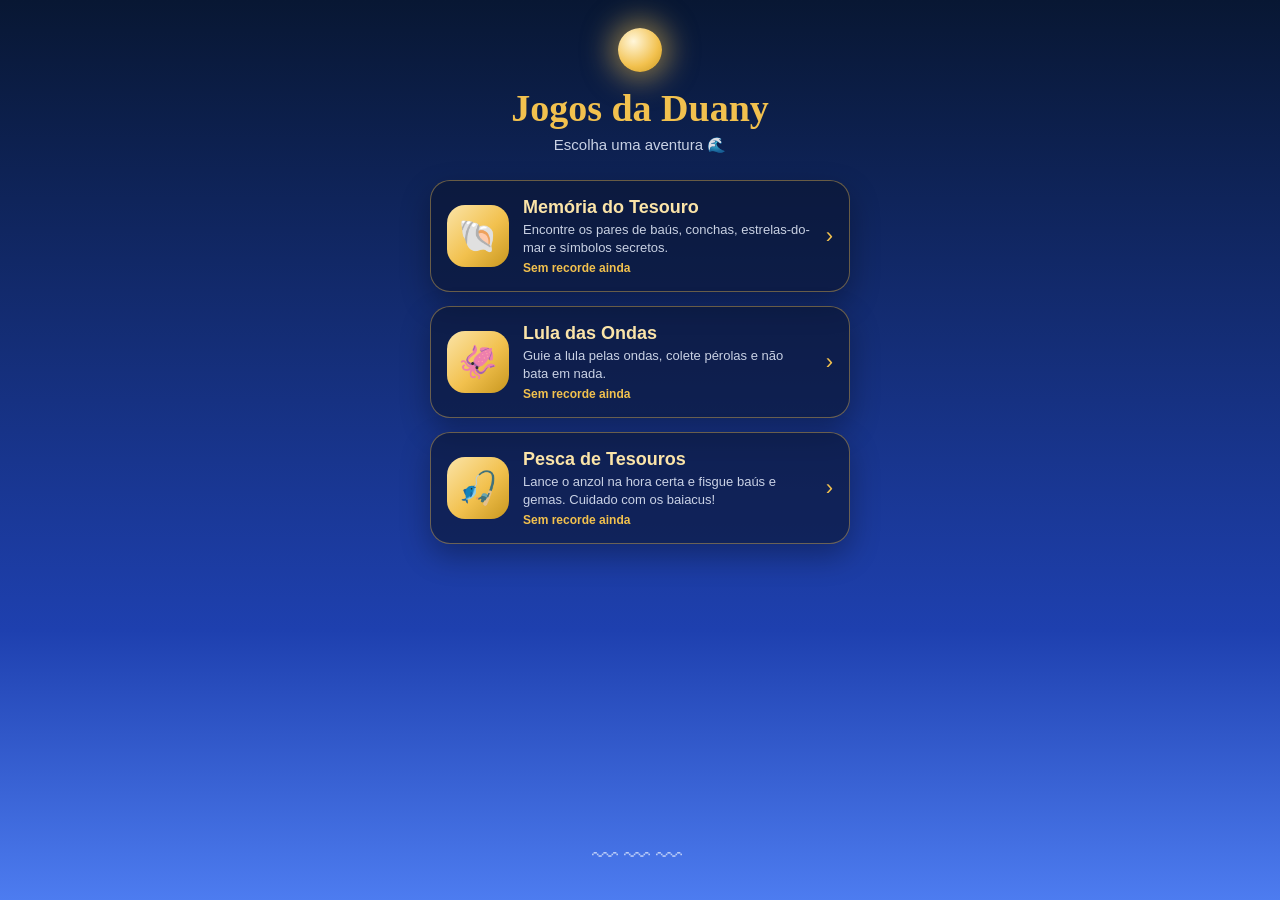
<file: index.html>
<!DOCTYPE html>
<html lang="pt-BR">
<head>
<meta charset="UTF-8">
<meta name="viewport" content="width=device-width, initial-scale=1, viewport-fit=cover">
<title>Jogos da Duany 🎮</title>
<meta name="theme-color" content="#081733">
<link rel="manifest" href="manifest.json">
<meta name="mobile-web-app-capable" content="yes">
<meta name="apple-mobile-web-app-capable" content="yes">
<meta name="apple-mobile-web-app-status-bar-style" content="black-translucent">
<meta name="apple-mobile-web-app-title" content="Jogos 🎮">
<link rel="apple-touch-icon" href="icons/apple-touch-icon.png">
<link rel="icon" type="image/png" href="icons/icon-192.png">
<style>
:root{--gold:#f2c14e;--gold2:#c8971f;--pale:#fbe4a8;--foam:#eaf1ff}
*{box-sizing:border-box;-webkit-tap-highlight-color:transparent}
html,body{margin:0;min-height:100%;font-family:'Trebuchet MS','Segoe UI',sans-serif;color:var(--foam)}
body{min-height:100vh;min-height:100dvh;background:linear-gradient(180deg,#081733 0%,#1e40af 70%,#4d7cf0 100%);background-attachment:fixed;
padding:calc(env(safe-area-inset-top) + 28px) 18px max(28px,env(safe-area-inset-bottom));display:flex;flex-direction:column;align-items:center}
.sun{width:44px;height:44px;border-radius:50%;background:radial-gradient(circle at 35% 30%,#fff6da,var(--gold) 60%,var(--gold2));
box-shadow:0 0 28px 8px rgba(242,193,78,.5);margin-bottom:14px}
h1{margin:0 0 6px;font-family:Georgia,'Playfair Display',serif;font-size:clamp(28px,8vw,38px);color:var(--gold);text-align:center}
.sub{margin:0 0 26px;opacity:.85;font-size:15px;text-align:center}
.list{width:100%;max-width:420px;display:flex;flex-direction:column;gap:14px}
.game{display:flex;align-items:center;gap:14px;text-decoration:none;color:inherit;
background:rgba(11,21,48,.6);border:1px solid rgba(242,193,78,.4);border-radius:20px;padding:16px;
box-shadow:0 12px 30px rgba(0,0,0,.3);transition:transform .15s}
.game:active{transform:scale(.98)}
.ic{flex:none;width:62px;height:62px;border-radius:18px;display:flex;align-items:center;justify-content:center;font-size:32px;
background:linear-gradient(135deg,var(--pale),var(--gold) 55%,var(--gold2))}
.tx b{display:block;font-size:18px;color:var(--pale);margin-bottom:3px}
.tx span{display:block;font-size:13px;opacity:.85;line-height:1.35}
.tx em{display:block;font-style:normal;font-size:12px;color:var(--gold);margin-top:5px;font-weight:700}
.go{margin-left:auto;color:var(--gold);font-size:22px}
.waves{margin-top:auto;padding-top:30px;font-size:26px;opacity:.7;letter-spacing:6px}
</style>
</head>
<body>
<div class="sun"></div>
<h1>Jogos da Duany</h1>
<p class="sub">Escolha uma aventura 🌊</p>

<div class="list">
  <a class="game" href="memoria.html">
    <div class="ic">🐚</div>
    <div class="tx"><b>Memória do Tesouro</b><span>Encontre os pares de baús, conchas, estrelas-do-mar e símbolos secretos.</span><em id="rm">Sem recorde ainda</em></div>
    <div class="go">›</div>
  </a>
  <a class="game" href="lula.html">
    <div class="ic">🦑</div>
    <div class="tx"><b>Lula das Ondas</b><span>Guie a lula pelas ondas, colete pérolas e não bata em nada.</span><em id="rl">Sem recorde ainda</em></div>
    <div class="go">›</div>
  </a>
  <a class="game" href="pesca.html">
    <div class="ic">🎣</div>
    <div class="tx"><b>Pesca de Tesouros</b><span>Lance o anzol na hora certa e fisgue baús e gemas. Cuidado com os baiacus!</span><em id="rp">Sem recorde ainda</em></div>
    <div class="go">›</div>
  </a>
</div>
<div class="waves">〰〰〰</div>

<script>
function g(k){try{return localStorage.getItem(k)}catch(e){return null}}
const m=JSON.parse(g("memoria_rec")||"null"),l=g("lula_rec"),p=g("pesca_rec");
if(m)document.getElementById("rm").textContent=`🏆 ${m.t}s · ${m.m} jogadas`;
if(l&&+l>0)document.getElementById("rl").textContent=`🏆 ${l} pérolas`;
if(p&&+p>0)document.getElementById("rp").textContent=`🏆 ${p} pontos`;
if("serviceWorker" in navigator)addEventListener("load",()=>navigator.serviceWorker.register("sw.js").catch(()=>{}));
</script>
</body>
</html>
</file>
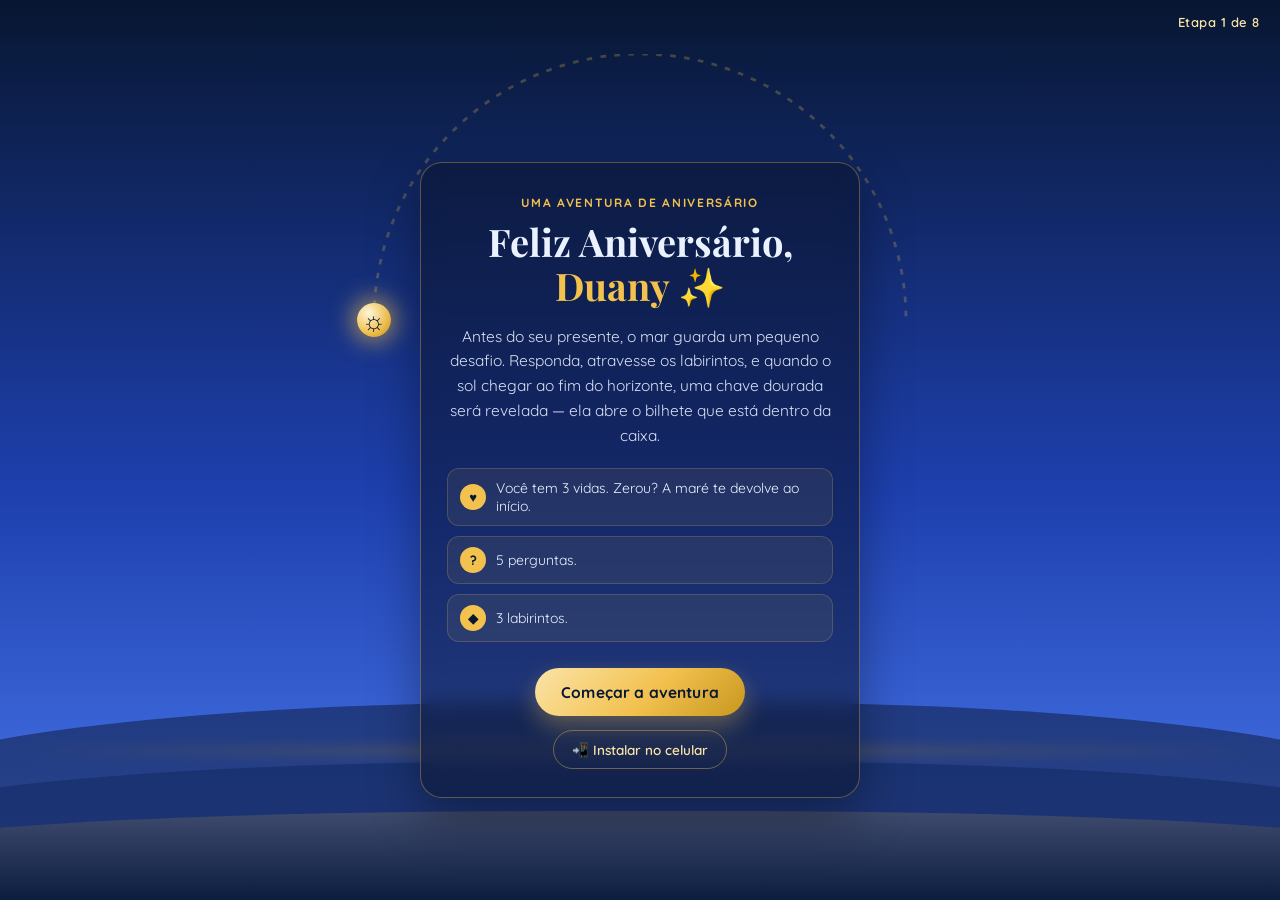
<file: aventura/index.html>
<!DOCTYPE html>
<html lang="pt-BR">
<head>
<meta charset="UTF-8">
<meta name="viewport" content="width=device-width, initial-scale=1.0, maximum-scale=1, user-scalable=no">
<title>Uma Aventura para Duany 🌊</title>
<meta name="description" content="Uma aventura de aniversário com perguntas e labirintos que revela a chave de uma cifra secreta.">

<!-- PWA -->
<link rel="manifest" href="manifest.json">
<meta name="theme-color" content="#0a1f4d">
<meta name="mobile-web-app-capable" content="yes">
<meta name="apple-mobile-web-app-capable" content="yes">
<meta name="apple-mobile-web-app-status-bar-style" content="black-translucent">
<meta name="apple-mobile-web-app-title" content="Duany 🎁">
<link rel="apple-touch-icon" href="icons/apple-touch-icon.png">
<link rel="icon" type="image/png" sizes="192x192" href="icons/icon-192.png">
<link rel="icon" type="image/png" sizes="512x512" href="icons/icon-512.png">

<link rel="preconnect" href="https://fonts.googleapis.com">
<link rel="preconnect" href="https://fonts.gstatic.com" crossorigin>
<link href="https://fonts.googleapis.com/css2?family=Playfair+Display:ital,wght@0,600;0,700;1,600&family=Quicksand:wght@500;600;700&display=swap" rel="stylesheet">
<link rel="stylesheet" href="style.css">
</head>
<body>

<!-- Sky / horizon scene that runs behind everything -->
<div class="sky" id="sky">
  <div class="stars" id="stars"></div>
  <svg class="arc" viewBox="0 0 400 200" preserveAspectRatio="none">
    <path id="arcPath" d="M 10 190 A 190 190 0 0 1 390 190" fill="none" stroke="rgba(242,193,78,0.25)" stroke-width="2" stroke-dasharray="4 6"/>
  </svg>
  <div class="sun" id="sun">☼</div>
  <div class="horizon-glow"></div>
  <div class="waves">
    <div class="wave wave1"></div>
    <div class="wave wave2"></div>
    <div class="wave wave3"></div>
  </div>
</div>

<!-- HUD: lives + progress -->
<header class="hud" id="hud" hidden>
  <div class="lives" id="lives" aria-label="Vidas restantes"></div>
  <div class="stage-label" id="stageLabel">Etapa 1 de 8</div>
</header>

<main id="app">

  <!-- SCREEN: Intro -->
  <section class="screen active" id="screen-intro">
    <div class="card intro-card">
      <p class="eyebrow">uma aventura de aniversário</p>
      <h1>Feliz Aniversário,<br><span class="gold-text">Duany</span> ✨</h1>
      <p class="lede">Antes do seu presente, o mar guarda um pequeno desafio.
      Responda, atravesse os labirintos, e quando o sol chegar ao fim do horizonte,
      uma chave dourada será revelada — ela abre o bilhete que está dentro da caixa.</p>
      <div class="rules">
        <div class="rule"><span class="rule-icon">♥</span> Você tem 3 vidas. Zerou? A maré te devolve ao início.</div>
        <div class="rule"><span class="rule-icon">?</span> 5 perguntas.</div>
        <div class="rule"><span class="rule-icon">◆</span> 3 labirintos.</div>
      </div>
      <button class="btn-primary" id="btnStart">Começar a aventura</button>
      <button class="btn-install" id="btnInstall" hidden>📲 Instalar no celular</button>
    </div>
  </section>

  <!-- SCREEN: Question -->
  <section class="screen" id="screen-question">
    <div class="card">
      <p class="eyebrow" id="qEyebrow">pergunta</p>
      <h2 id="qText">?</h2>
      <div class="options" id="qOptions"></div>
      <p class="feedback" id="qFeedback"></p>
    </div>
  </section>

  <!-- SCREEN: Maze -->
  <section class="screen" id="screen-maze">
    <div class="card maze-card">
      <p class="eyebrow" id="mEyebrow">labirinto de areia</p>
      <p class="maze-hint">Leve o barquinho ⛵ até a bandeira dourada 🏁. As áreas escuras são correnteza — cuidado!</p>
      <div class="maze-wrap">
        <div class="maze-grid" id="mazeGrid"></div>
      </div>
      <div class="dpad" id="dpad">
        <button class="dbtn dup" data-dir="up" aria-label="Cima">▲</button>
        <div class="dmid">
          <button class="dbtn dleft" data-dir="left" aria-label="Esquerda">◀</button>
          <button class="dbtn dright" data-dir="right" aria-label="Direita">▶</button>
        </div>
        <button class="dbtn ddown" data-dir="down" aria-label="Baixo">▼</button>
      </div>
    </div>
  </section>

  <!-- SCREEN: Life lost -->
  <section class="screen" id="screen-lifelost">
    <div class="card center-card">
      <p class="big-icon">🌊</p>
      <h2>Ops! A correnteza levou uma vida.</h2>
      <p class="lede" id="lifeLostText"></p>
      <button class="btn-primary" id="btnContinueAfterLoss">Continuar</button>
    </div>
  </section>

  <!-- SCREEN: Game Over -->
  <section class="screen" id="screen-gameover">
    <div class="card center-card">
      <p class="big-icon">🐚</p>
      <h2>As vidas acabaram...</h2>
      <p class="lede">A maré apagou o caminho. Respire fundo e comece de novo — o tesouro vale a pena.</p>
      <button class="btn-primary" id="btnRestart">Recomeçar do início</button>
    </div>
  </section>

  <!-- SCREEN: Prize -->
  <section class="screen" id="screen-prize">
    <div class="card center-card prize-card">
      <p class="eyebrow">você conseguiu</p>
      <h2 class="gold-text">A chave é sua 🔑</h2>
      <p class="lede">Use esta chave para decifrar o bilhete dentro da caixa. Feliz aniversário!!!, Tudo isso é só uma fração do quanto você merece ser celebrada.</p>
      <div class="prize-frame">
        <img src="assets/chave-da-cifra.jpg" alt="Chave da cifra" id="prizeImg">
      </div>
      <a class="btn-primary" href="assets/chave-da-cifra.jpg" download="chave-da-cifra-duany.jpg">Salvar a chave</a>
    </div>
  </section>

</main>

<canvas id="confetti"></canvas>

<script src="script.js"></script>
</body>
</html>
</file>
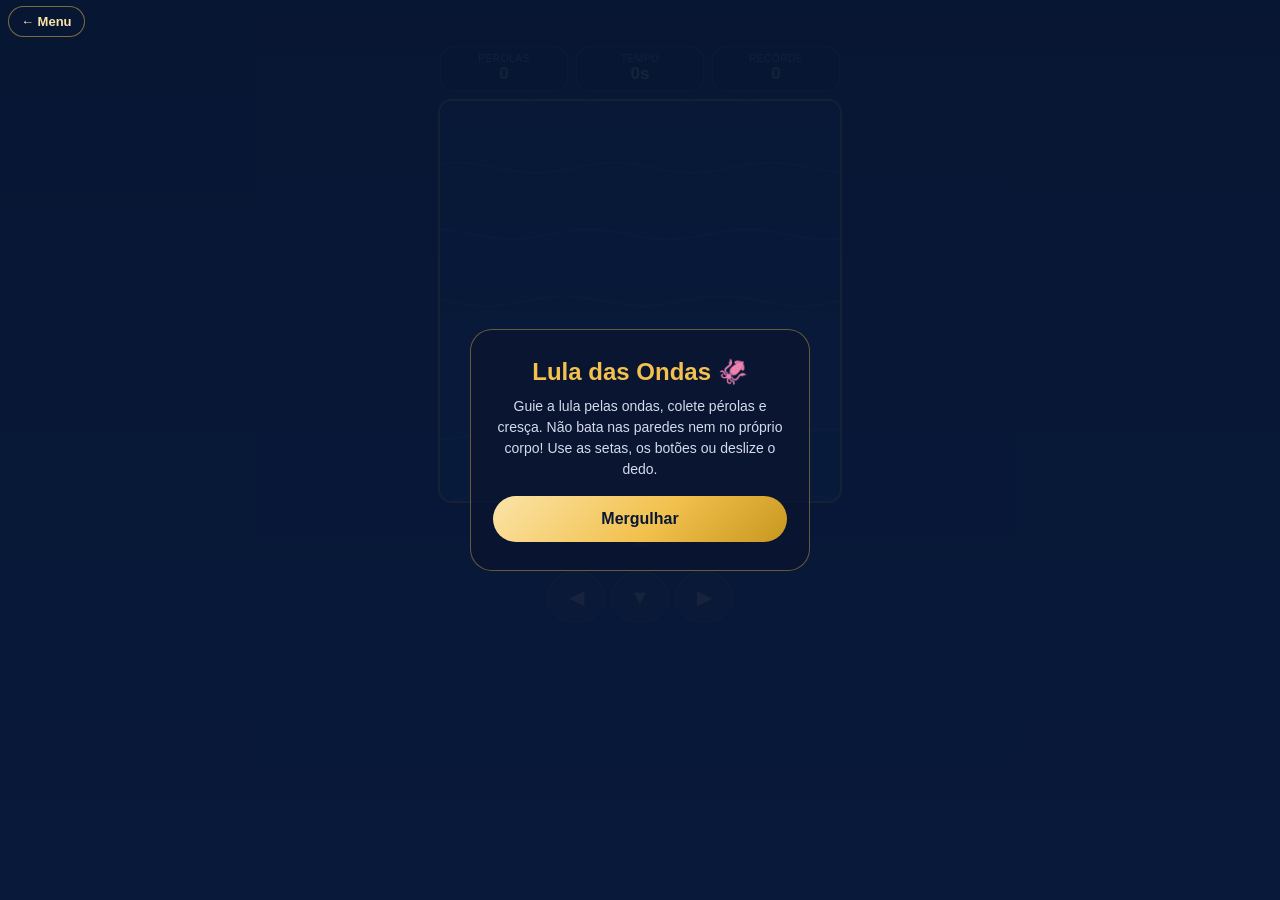
<file: lula.html>
<!DOCTYPE html>
<html lang="pt-BR">
<head>
<meta charset="UTF-8">
<meta name="viewport" content="width=device-width, initial-scale=1, viewport-fit=cover, user-scalable=no">
<meta name="theme-color" content="#081733">
<title>Lula das Ondas 🦑</title>
<style>
:root{--gold:#f2c14e;--gold2:#c8971f;--pale:#fbe4a8;--foam:#eaf1ff}
*{box-sizing:border-box;-webkit-tap-highlight-color:transparent}
html,body{margin:0;height:100%;overflow:hidden;font-family:'Trebuchet MS','Segoe UI',sans-serif;color:var(--foam);
background:linear-gradient(180deg,#081733,#1e40af);touch-action:none}
body{display:flex;flex-direction:column;align-items:center;padding:max(10px,env(safe-area-inset-top)) 12px max(12px,env(safe-area-inset-bottom))}
.hud{display:flex;gap:8px;width:100%;max-width:400px;margin-bottom:8px}
.chip{flex:1;text-align:center;background:rgba(8,23,51,.55);border:1px solid rgba(242,193,78,.4);border-radius:14px;padding:6px 4px}
.chip small{display:block;font-size:10px;text-transform:uppercase;letter-spacing:.06em;opacity:.7}
.chip b{font-size:17px;color:var(--pale)}
canvas{border:2px solid var(--gold);border-radius:14px;max-width:100%;touch-action:none}
.pad{display:grid;grid-template-columns:repeat(3,58px);grid-template-rows:repeat(2,52px);gap:6px;margin-top:10px}
.pad button{border-radius:50%;border:1px solid rgba(242,193,78,.45);background:rgba(242,193,78,.14);color:var(--pale);font-size:20px}
.pad button:active{background:rgba(242,193,78,.35)}
.u{grid-column:2;grid-row:1}.l{grid-column:1;grid-row:2}.d{grid-column:2;grid-row:2}.r{grid-column:3;grid-row:2}
.ov{position:fixed;inset:0;background:rgba(8,23,51,.94);display:flex;align-items:center;justify-content:center;padding:20px;z-index:9}
.ov.hide{display:none}
.panel{max-width:340px;width:100%;text-align:center;background:rgba(11,21,48,.8);border:1px solid rgba(242,193,78,.4);border-radius:22px;padding:28px 22px}
.panel h2{color:var(--gold);margin:0 0 10px}.panel p{font-size:14px;line-height:1.5;margin:0 0 16px;opacity:.9}
.btn{border:0;width:100%;padding:14px;border-radius:999px;font-weight:800;font-size:16px;color:#081733;cursor:pointer;
background:linear-gradient(135deg,var(--pale),var(--gold) 55%,var(--gold2))}
.rec{background:var(--gold);color:#081733;font-weight:800;border-radius:10px;padding:8px;margin-bottom:12px;display:none}
.rec.show{display:block}
.home{position:fixed;top:max(6px,env(safe-area-inset-top));left:8px;z-index:20;text-decoration:none;color:#fbe4a8;font-weight:700;font-size:13px;background:rgba(8,23,51,.7);border:1px solid rgba(242,193,78,.5);border-radius:999px;padding:7px 12px}body{padding-top:calc(env(safe-area-inset-top) + 46px)!important}</style>
</head>
<body>
<a class="home" href="index.html">← Menu</a>
<div class="hud">
  <div class="chip"><small>Pérolas</small><b id="s">0</b></div>
  <div class="chip"><small>Tempo</small><b id="t">0s</b></div>
  <div class="chip"><small>Recorde</small><b id="r">0</b></div>
</div>
<canvas id="c"></canvas>
<div class="pad">
  <button class="u" data-d="u">▲</button><button class="l" data-d="l">◀</button>
  <button class="d" data-d="d">▼</button><button class="r" data-d="r">▶</button>
</div>

<div class="ov" id="ov">
  <div class="panel">
    <h2 id="ovT">Lula das Ondas 🦑</h2>
    <div class="rec" id="rec">🏆 Novo recorde!</div>
    <p id="ovP">Guie a lula pelas ondas, colete pérolas e cresça. Não bata nas paredes nem no próprio corpo! Use as setas, os botões ou deslize o dedo.</p>
    <button class="btn" id="go">Mergulhar</button>
  </div>
</div>

<script>
const $=id=>document.getElementById(id);
const store={g(k){try{return localStorage.getItem(k)}catch(e){return this.m?.[k]??null}},
 s(k,v){try{localStorage.setItem(k,v)}catch(e){(this.m=this.m||{})[k]=v}}};
let best=parseInt(store.g("lula_rec")||"0",10);$("r").textContent=best;
const N=16,cv=$("c"),x=cv.getContext("2d");
let S;
function fit(){S=Math.floor(Math.min(innerWidth-24,400,innerHeight-280)/N)*N||240;cv.width=cv.height=S}
fit();addEventListener("resize",fit);
let snake,dir,next,pearl,score,t0,loop,tick,wave=0,over=true;
const DIRS={u:[0,-1],d:[0,1],l:[-1,0],r:[1,0]};
function setDir(k){const d=DIRS[k];if(d[0]===-dir[0]&&d[1]===-dir[1])return;next=d}
function place(){do{pearl=[Math.floor(Math.random()*N),Math.floor(Math.random()*N)]}while(snake.some(s=>s[0]===pearl[0]&&s[1]===pearl[1]))}
function start(){
  snake=[[8,8],[7,8],[6,8]];dir=next=[1,0];score=0;over=false;place();
  $("s").textContent=0;$("t").textContent="0s";$("ov").classList.add("hide");
  t0=Date.now();clearInterval(loop);
  loop=setInterval(step,300);
}
function step(){
  if(over)return;
  dir=next;
  const h=[snake[0][0]+dir[0],snake[0][1]+dir[1]];
  if(h[0]<0||h[1]<0||h[0]>=N||h[1]>=N||snake.some(s=>s[0]===h[0]&&s[1]===h[1]))return end();
  snake.unshift(h);
  if(h[0]===pearl[0]&&h[1]===pearl[1]){
    score++;$("s").textContent=score;place();
    clearInterval(loop);loop=setInterval(step,Math.max(70,300-score*3));
  }else snake.pop();
  $("t").textContent=Math.round((Date.now()-t0)/1000)+"s";
}
function end(){
  over=true;clearInterval(loop);
  let nr=false;if(score>best){best=score;store.s("lula_rec",best);nr=true}
  $("r").textContent=best;
  $("ovT").textContent="A lula afundou! 🌊";
  $("ovP").textContent=`Você coletou ${score} pérolas em ${Math.round((Date.now()-t0)/1000)}s. Recorde: ${best}.`;
  $("rec").classList.toggle("show",nr);$("go").textContent="Tentar de novo";
  $("ov").classList.remove("hide");
}
function draw(){
  const u=S/N;wave+=.05;
  const g=x.createLinearGradient(0,0,0,S);g.addColorStop(0,"#0a2a6b");g.addColorStop(1,"#1858b0");
  x.fillStyle=g;x.fillRect(0,0,S,S);
  x.strokeStyle="rgba(255,255,255,.14)";x.lineWidth=2;
  for(let i=0;i<7;i++){x.beginPath();for(let px=0;px<=S;px+=8){const py=i*S/6+Math.sin(px*.04+wave+i)*5;px?x.lineTo(px,py):x.moveTo(px,py)}x.stroke()}
  if(!snake)return;
  // pearl
  const p=x.createRadialGradient((pearl[0]+.4)*u,(pearl[1]+.4)*u,1,(pearl[0]+.5)*u,(pearl[1]+.5)*u,u*.4);
  p.addColorStop(0,"#fff");p.addColorStop(1,"#f2c14e");
  x.fillStyle=p;x.beginPath();x.arc((pearl[0]+.5)*u,(pearl[1]+.5)*u,u*.36,0,7);x.fill();
  // body
  snake.forEach((s,i)=>{
    const r=u*(.46-Math.min(i,10)*.012);
    x.fillStyle=i===0?"#f2c14e":(i%2?"#e07a8a":"#ee94a2");
    x.beginPath();x.arc((s[0]+.5)*u,(s[1]+.5)*u+Math.sin(wave*2+i)*1.5,r,0,7);x.fill();
  });
  // eyes
  const h=snake[0],cx=(h[0]+.5)*u,cy=(h[1]+.5)*u,px=-dir[1],py=dir[0];
  [-1,1].forEach(k=>{const ex=cx+px*k*u*.2+dir[0]*u*.12,ey=cy+py*k*u*.2+dir[1]*u*.12;
    x.fillStyle="#fff";x.beginPath();x.arc(ex,ey,u*.13,0,7);x.fill();
    x.fillStyle="#081733";x.beginPath();x.arc(ex+dir[0]*2,ey+dir[1]*2,u*.06,0,7);x.fill()});
}
(function anim(){draw();requestAnimationFrame(anim)})();
addEventListener("keydown",e=>{const m={ArrowUp:"u",ArrowDown:"d",ArrowLeft:"l",ArrowRight:"r",w:"u",s:"d",a:"l",d:"r"}[e.key];
  if(m&&!over){e.preventDefault();setDir(m)}});
document.querySelectorAll(".pad button").forEach(b=>b.addEventListener("touchstart",e=>{e.preventDefault();if(!over)setDir(b.dataset.d)},{passive:false}));
document.querySelectorAll(".pad button").forEach(b=>b.onclick=()=>{if(!over)setDir(b.dataset.d)});
let sx,sy;
cv.addEventListener("touchstart",e=>{sx=e.touches[0].clientX;sy=e.touches[0].clientY},{passive:true});
cv.addEventListener("touchend",e=>{const dx=e.changedTouches[0].clientX-sx,dy=e.changedTouches[0].clientY-sy;
  if(Math.max(Math.abs(dx),Math.abs(dy))<20||over)return;
  setDir(Math.abs(dx)>Math.abs(dy)?(dx>0?"r":"l"):(dy>0?"d":"u"))},{passive:true});
$("go").onclick=start;
</script>
</body>
</html>
</file>
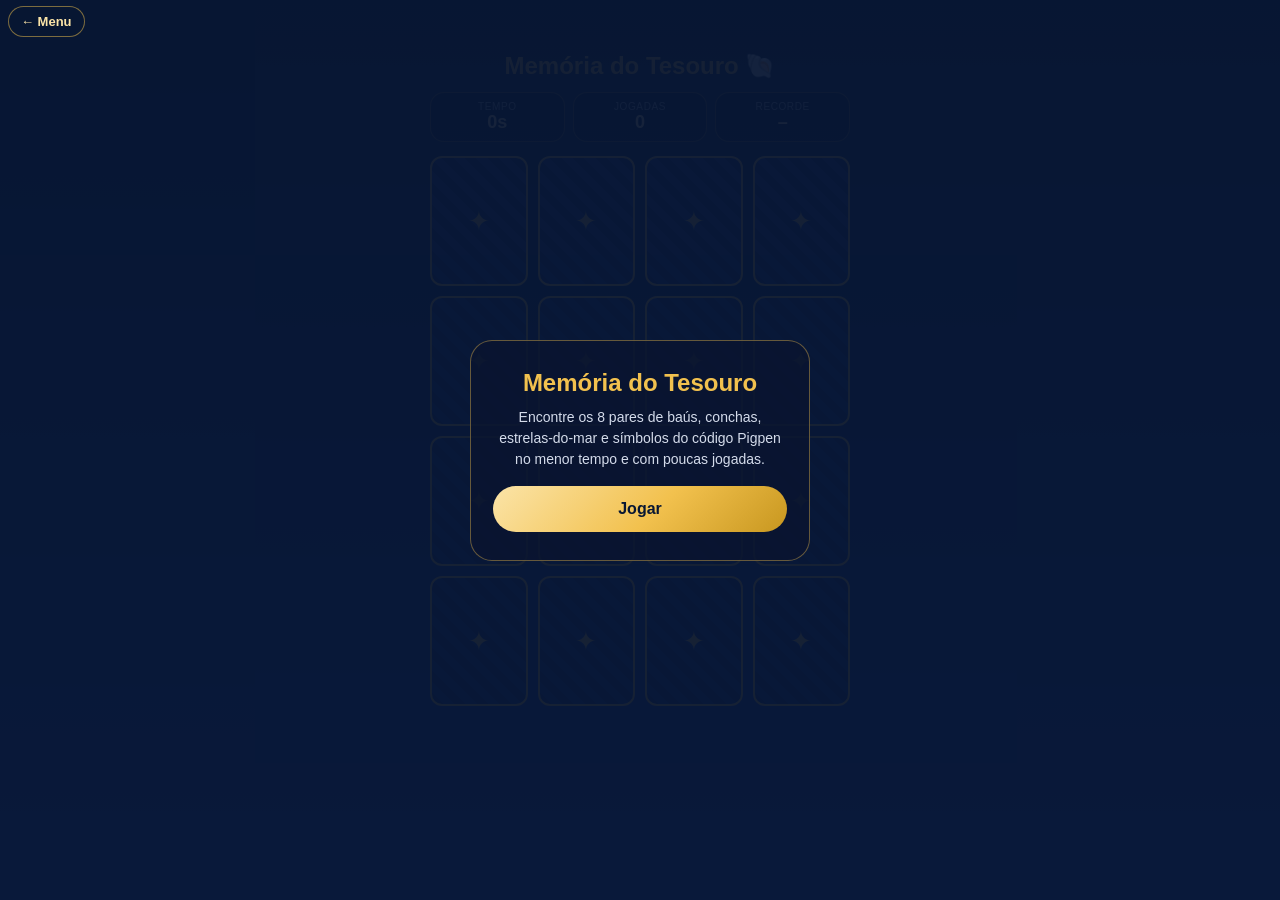
<file: memoria.html>
<!DOCTYPE html>
<html lang="pt-BR">
<head>
<meta charset="UTF-8">
<meta name="viewport" content="width=device-width, initial-scale=1, viewport-fit=cover">
<meta name="theme-color" content="#081733">
<title>Memória do Tesouro 🐚</title>
<style>
:root{--bg1:#081733;--bg2:#1e40af;--gold:#f2c14e;--gold2:#c8971f;--pale:#fbe4a8;--foam:#eaf1ff}
*{box-sizing:border-box;-webkit-tap-highlight-color:transparent}
html,body{margin:0;min-height:100%;font-family:'Trebuchet MS','Segoe UI',sans-serif;color:var(--foam);
background:linear-gradient(180deg,var(--bg1),var(--bg2));background-attachment:fixed;
padding-top:env(safe-area-inset-top);padding-bottom:env(safe-area-inset-bottom)}
body{display:flex;flex-direction:column;align-items:center;padding:16px 14px;min-height:100vh}
h1{margin:6px 0 12px;font-size:24px;color:var(--gold)}
.hud{display:flex;gap:8px;width:100%;max-width:420px;margin-bottom:14px}
.chip{flex:1;text-align:center;background:rgba(8,23,51,.55);border:1px solid rgba(242,193,78,.4);border-radius:14px;padding:8px 4px}
.chip small{display:block;font-size:10px;text-transform:uppercase;letter-spacing:.06em;opacity:.7}
.chip b{font-size:18px;color:var(--pale)}
.grid{display:grid;grid-template-columns:repeat(4,1fr);gap:10px;width:100%;max-width:420px}
.card{aspect-ratio:3/4;perspective:600px;cursor:pointer;border:0;background:none;padding:0}
.in{position:relative;width:100%;height:100%;transform-style:preserve-3d;transition:transform .45s}
.card.open .in,.card.done .in{transform:rotateY(180deg)}
.f,.b{position:absolute;inset:0;border-radius:12px;backface-visibility:hidden;display:flex;align-items:center;justify-content:center;border:2px solid var(--gold)}
.b{background:repeating-linear-gradient(45deg,#132a63,#132a63 8px,#1a3a85 8px,#1a3a85 16px);color:var(--gold);font-size:26px}
.f{background:#fff7e0;transform:rotateY(180deg)}
.card.done .f{background:#ffe9a8;box-shadow:0 0 14px rgba(242,193,78,.7)}
.f svg{width:78%;height:78%}
.ov{position:fixed;inset:0;background:rgba(8,23,51,.94);display:flex;align-items:center;justify-content:center;padding:20px;z-index:9}
.ov.hide{display:none}
.panel{max-width:340px;width:100%;text-align:center;background:rgba(11,21,48,.8);border:1px solid rgba(242,193,78,.4);border-radius:22px;padding:28px 22px}
.panel h2{color:var(--gold);margin:0 0 10px}.panel p{font-size:14px;line-height:1.5;margin:0 0 16px;opacity:.9}
.btn{border:0;width:100%;padding:14px;border-radius:999px;font-weight:800;font-size:16px;color:#081733;cursor:pointer;
background:linear-gradient(135deg,var(--pale),var(--gold) 55%,var(--gold2))}
.rec{background:var(--gold);color:#081733;font-weight:800;border-radius:10px;padding:8px;margin-bottom:12px;display:none}
.rec.show{display:block}
.home{position:fixed;top:max(6px,env(safe-area-inset-top));left:8px;z-index:20;text-decoration:none;color:#fbe4a8;font-weight:700;font-size:13px;background:rgba(8,23,51,.7);border:1px solid rgba(242,193,78,.5);border-radius:999px;padding:7px 12px}body{padding-top:calc(env(safe-area-inset-top) + 46px)!important}</style>
</head>
<body>
<a class="home" href="index.html">← Menu</a>
<h1>Memória do Tesouro 🐚</h1>
<div class="hud">
  <div class="chip"><small>Tempo</small><b id="t">0s</b></div>
  <div class="chip"><small>Jogadas</small><b id="m">0</b></div>
  <div class="chip"><small>Recorde</small><b id="r">–</b></div>
</div>
<div class="grid" id="grid"></div>

<div class="ov" id="ov">
  <div class="panel">
    <h2 id="ovT">Memória do Tesouro</h2>
    <div class="rec" id="rec">🏆 Novo recorde!</div>
    <p id="ovP">Encontre os 8 pares de baús, conchas, estrelas-do-mar e símbolos do código Pigpen no menor tempo e com poucas jogadas.</p>
    <button class="btn" id="go">Jogar</button>
  </div>
</div>

<script>
const C="#0a1f4d",G="#c8971f";
const st=(d,x="")=>`<svg viewBox="0 0 64 64" fill="none" stroke="${C}" stroke-width="4" stroke-linecap="round" stroke-linejoin="round">${d}${x}</svg>`;
const dot=(x,y)=>`<circle cx="${x}" cy="${y}" r="3.5" fill="${C}" stroke="none"/>`;
const SYM=[
 `<svg viewBox="0 0 64 64"><rect x="8" y="26" width="48" height="28" rx="3" fill="#8a5a2a" stroke="#4a2c14" stroke-width="3"/><path d="M8 28q24-26 48 0z" fill="#a8702f" stroke="#4a2c14" stroke-width="3"/><rect x="8" y="34" width="48" height="6" fill="#f2c14e"/><circle cx="32" cy="37" r="4" fill="#c8971f" stroke="#4a2c14" stroke-width="2"/></svg>`,
 `<svg viewBox="0 0 64 64"><path d="M32 8c-18 0-26 16-22 30 3 10 12 16 22 16s19-6 22-16c4-14-4-30-22-30z" fill="#ffc9b0" stroke="#b5654a" stroke-width="3"/><path d="M32 10v44M20 14l4 40M44 14l-4 40M12 26l12 28M52 26L40 54" stroke="#b5654a" stroke-width="2.5" fill="none"/></svg>`,
 `<svg viewBox="0 0 64 64"><path d="M32 6l7.5 17.5 19 1.6-14.4 12.4 4.4 18.5L32 46 15.5 56l4.4-18.5L5.500 25.100l19-1.600z" fill="#ff8a5c" stroke="#b5452a" stroke-width="3" stroke-linejoin="round"/><circle cx="32" cy="30" r="3" fill="#ffd2b8"/></svg>`,
 st(`<path d="M32 14v36M22 24h20M12 40q4 12 20 12t20-12"/><circle cx="32" cy="10" r="4"/>`),
 st(`<path d="M16 14h32v36"/>`),            // pigpen A-like corner
 st(`<rect x="14" y="14" width="36" height="36"/>`,dot(32,32)), // N
 st(`<path d="M16 18l16 16-16 16"/>`),     // pigpen T
 st(`<path d="M14 20l18 16 18-16"/>`,dot(32,26)) // pigpen Z
];
const K="memoria_rec";
const store={g(k){try{return localStorage.getItem(k)}catch(e){return this.m?.[k]??null}},
 s(k,v){try{localStorage.setItem(k,v)}catch(e){(this.m=this.m||{})[k]=v}}};
let rec=JSON.parse(store.g(K)||"null");
const $=id=>document.getElementById(id);
function showRec(){$("r").textContent=rec?rec.t+"s":"–"}
showRec();
let open=[],lock=false,moves=0,pairs=0,t0=0,timer;
function build(){
  const deck=[...SYM,...SYM].map((s,i)=>({s,sort:Math.random()})).sort((a,b)=>a.sort-b.sort);
  $("grid").innerHTML="";
  deck.forEach((c,i)=>{
    const b=document.createElement("button");b.className="card";b.dataset.k=SYM.indexOf(c.s);
    b.innerHTML=`<div class="in"><div class="b">✦</div><div class="f">${c.s}</div></div>`;
    b.onclick=()=>flip(b);$("grid").appendChild(b);
  });
}
function flip(b){
  if(lock||b.classList.contains("open")||b.classList.contains("done"))return;
  b.classList.add("open");open.push(b);
  if(open.length<2)return;
  moves++;$("m").textContent=moves;lock=true;
  const [a,c]=open;
  if(a.dataset.k===c.dataset.k){
    setTimeout(()=>{a.classList.replace("open","done");c.classList.replace("open","done");open=[];lock=false;
      if(++pairs===8)win()},400);
  }else setTimeout(()=>{a.classList.remove("open");c.classList.remove("open");open=[];lock=false},900);
}
function win(){
  clearInterval(timer);
  const t=Math.round((Date.now()-t0)/1000);
  let nr=false;
  if(!rec||t<rec.t||(t===rec.t&&moves<rec.m)){rec={t,m:moves};store.s(K,JSON.stringify(rec));nr=true}
  showRec();
  $("ovT").textContent="Tesouro encontrado! 🎉";
  $("ovP").textContent=`Você terminou em ${t}s com ${moves} jogadas. Recorde: ${rec.t}s (${rec.m} jogadas).`;
  $("rec").classList.toggle("show",nr);
  $("go").textContent="Jogar de novo";
  setTimeout(()=>$("ov").classList.remove("hide"),700);
}
$("go").onclick=()=>{
  $("ov").classList.add("hide");moves=0;pairs=0;open=[];lock=false;
  $("m").textContent=0;$("t").textContent="0s";build();
  t0=Date.now();clearInterval(timer);
  timer=setInterval(()=>$("t").textContent=Math.round((Date.now()-t0)/1000)+"s",250);
};
build();
</script>
</body>
</html>
</file>
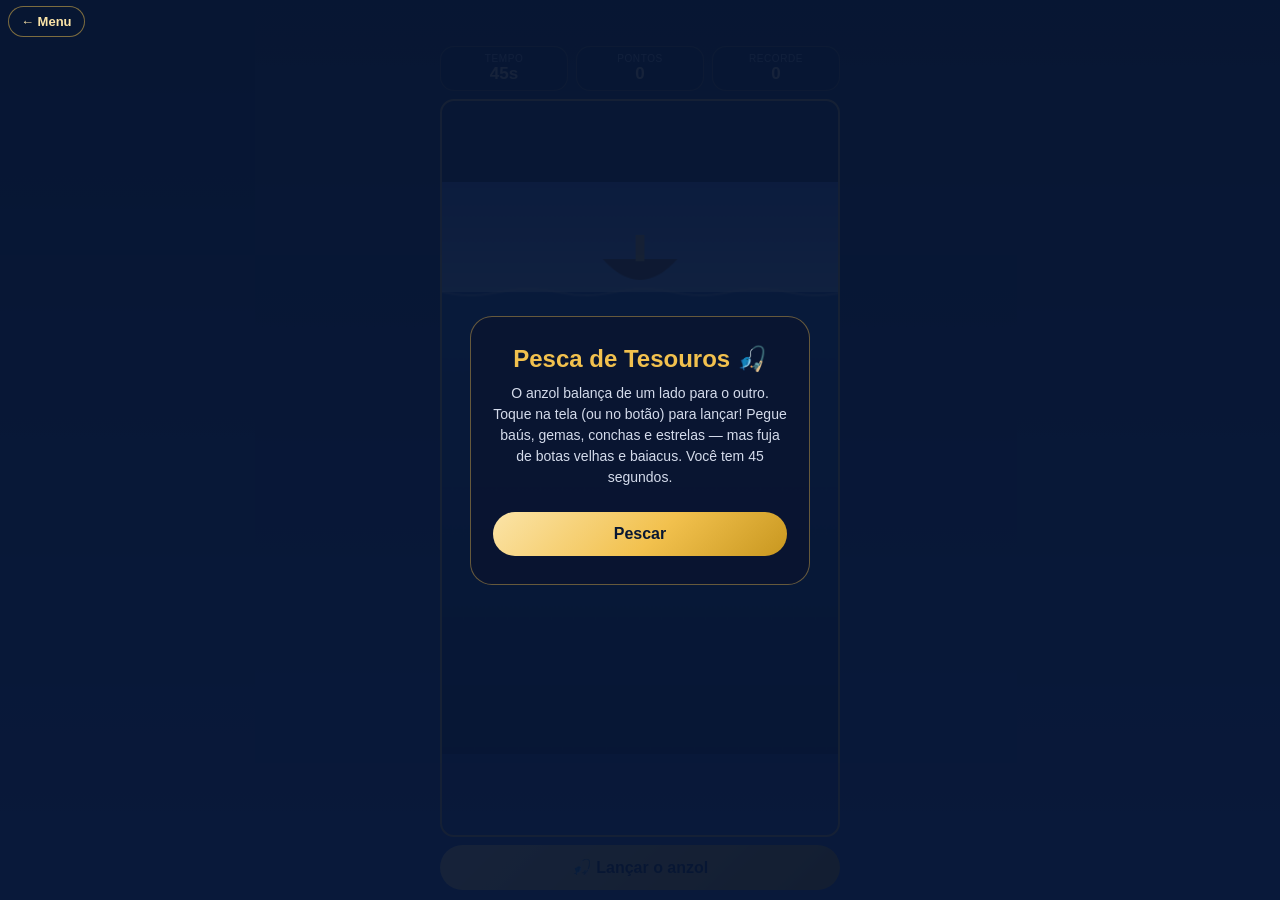
<file: pesca.html>
<!DOCTYPE html>
<html lang="pt-BR">
<head>
<meta charset="UTF-8">
<meta name="viewport" content="width=device-width, initial-scale=1, viewport-fit=cover, user-scalable=no">
<meta name="theme-color" content="#081733">
<title>Pesca de Tesouros 🎣</title>
<style>
:root{--gold:#f2c14e;--gold2:#c8971f;--pale:#fbe4a8;--foam:#eaf1ff}
*{box-sizing:border-box;-webkit-tap-highlight-color:transparent}
html,body{margin:0;height:100%;overflow:hidden;font-family:'Trebuchet MS','Segoe UI',sans-serif;color:var(--foam);
background:linear-gradient(180deg,#081733,#1e40af);touch-action:none}
body{display:flex;flex-direction:column;align-items:center;padding:calc(env(safe-area-inset-top) + 46px) 10px max(10px,env(safe-area-inset-bottom))}
.home{position:fixed;top:max(6px,env(safe-area-inset-top));left:8px;z-index:20;text-decoration:none;color:var(--pale);font-weight:700;font-size:13px;
background:rgba(8,23,51,.7);border:1px solid rgba(242,193,78,.5);border-radius:999px;padding:7px 12px}
.hud{display:flex;gap:8px;width:100%;max-width:400px;margin-bottom:8px}
.chip{flex:1;text-align:center;background:rgba(8,23,51,.55);border:1px solid rgba(242,193,78,.4);border-radius:14px;padding:6px 4px}
.chip small{display:block;font-size:10px;text-transform:uppercase;letter-spacing:.06em;opacity:.7}
.chip b{font-size:17px;color:var(--pale)}
canvas{border:2px solid var(--gold);border-radius:14px;width:100%;max-width:400px;min-height:0;flex:1;object-fit:contain;touch-action:none}
.fire{margin-top:8px;width:100%;max-width:400px;border:0;padding:13px;border-radius:999px;font-weight:800;font-size:16px;color:#081733;cursor:pointer;
background:linear-gradient(135deg,var(--pale),var(--gold) 55%,var(--gold2))}
.ov{position:fixed;inset:0;background:rgba(8,23,51,.94);display:flex;align-items:center;justify-content:center;padding:20px;z-index:9}
.ov.hide{display:none}
.panel{max-width:340px;width:100%;text-align:center;background:rgba(11,21,48,.8);border:1px solid rgba(242,193,78,.4);border-radius:22px;padding:28px 22px}
.panel h2{color:var(--gold);margin:0 0 10px}.panel p{font-size:14px;line-height:1.5;margin:0 0 16px;opacity:.9}
.rec{background:var(--gold);color:#081733;font-weight:800;border-radius:10px;padding:8px;margin-bottom:12px;display:none}
.rec.show{display:block}
</style>
</head>
<body>
<a class="home" href="index.html">← Menu</a>
<div class="hud">
  <div class="chip"><small>Tempo</small><b id="t">45s</b></div>
  <div class="chip"><small>Pontos</small><b id="s">0</b></div>
  <div class="chip"><small>Recorde</small><b id="r">0</b></div>
</div>
<canvas id="c" width="360" height="520"></canvas>
<button class="fire" id="fire">🎣 Lançar o anzol</button>

<div class="ov" id="ov">
  <div class="panel">
    <h2 id="ovT">Pesca de Tesouros 🎣</h2>
    <div class="rec" id="rec">🏆 Novo recorde!</div>
    <p id="ovP">O anzol balança de um lado para o outro. Toque na tela (ou no botão) para lançar! Pegue baús, gemas, conchas e estrelas — mas fuja de botas velhas e baiacus. Você tem 45 segundos.</p>
    <button class="fire" id="go">Pescar</button>
  </div>
</div>

<script>
const $=id=>document.getElementById(id);
const store={g(k){try{return localStorage.getItem(k)}catch(e){return this.m?.[k]??null}},
 s(k,v){try{localStorage.setItem(k,v)}catch(e){(this.m=this.m||{})[k]=v}}};
let best=parseInt(store.g("pesca_rec")||"0",10);$("r").textContent=best;
const cv=$("c"),x=cv.getContext("2d"),W=360,H=520,OX=W/2,OY=84,DUR=45;
const TYPES={
 chest:{pts:60,sp:.35,r:20},gem:{pts:40,sp:1.2,r:14},shell:{pts:20,sp:.9,r:15},
 star:{pts:15,sp:.9,r:15},boot:{pts:-10,sp:.6,r:16},puff:{pts:-25,sp:.5,r:18}};
const BAG=["chest","chest","gem","gem","shell","shell","shell","star","star","boot","puff"];
const EMO={gem:"💎",shell:"🐚",star:"⭐",boot:"👢",puff:"🐡"};
let items,state,len,ang,carry,score,tl,last,pops,running=false,tt=0;
function spawn(){
  for(let n=0;n<40&&items.length<9;n++){
    const k=BAG[Math.random()*BAG.length|0],r=TYPES[k].r,
      it={k,r,x:r+10+Math.random()*(W-2*r-20),y:170+Math.random()*(H-210)};
    if(items.every(o=>Math.hypot(o.x-it.x,o.y-it.y)>o.r+r+14))items.push(it);
  }
}
function start(){
  items=[];pops=[];state="swing";len=0;carry=null;score=0;tl=DUR;last=performance.now();tt=0;running=true;
  spawn();$("s").textContent=0;$("t").textContent=DUR+"s";$("ov").classList.add("hide");
  requestAnimationFrame(loop);
}
function fire(){if(running&&state==="swing"){state="out"}}
function hookPos(){return[OX+Math.sin(ang)*len,OY+Math.cos(ang)*len]}
function loop(now){
  if(!running)return;
  const dt=Math.min((now-last)/1000,.05);last=now;tt+=dt;tl-=dt;
  if(tl<=0){tl=0;return end()}
  if(state==="swing")ang=Math.sin(tt*1.7)*1.15;
  else if(state==="out"){
    len+=380*dt;const[hx,hy]=hookPos();
    const hit=items.find(o=>Math.hypot(o.x-hx,o.y-hy)<o.r+6);
    if(hit){carry=hit;items.splice(items.indexOf(hit),1);state="back"}
    else if(hx<6||hx>W-6||hy>H-6)state="back";
  }else if(state==="back"){
    len-=300*(carry?TYPES[carry.k].sp:1)*dt;
    if(len<=0){len=0;state="swing";
      if(carry){const p=TYPES[carry.k].pts;score+=p;pops.push({x:OX,y:OY+10,t:(p>0?"+":"")+p,l:1,c:p>0?"#f2c14e":"#ff8a8a"});carry=null;spawn()}}
  }
  pops.forEach(p=>{p.y-=40*dt;p.l-=dt});pops=pops.filter(p=>p.l>0);
  $("s").textContent=score;$("t").textContent=Math.ceil(tl)+"s";
  draw();requestAnimationFrame(loop);
}
function chest(cx,cy,r){
  x.fillStyle="#8a5a2a";x.fillRect(cx-r,cy-r*.6,r*2,r*1.3);
  x.fillStyle="#a8702f";x.fillRect(cx-r,cy-r*.9,r*2,r*.5);
  x.fillStyle="#f2c14e";x.fillRect(cx-r,cy-r*.15,r*2,r*.3);
  x.strokeStyle="#4a2c14";x.lineWidth=2;x.strokeRect(cx-r,cy-r*.9,r*2,r*1.6);
}
function item(o,cx,cy){
  if(o.k==="chest")return chest(cx,cy,o.r);
  x.font=o.r*1.7+"px serif";x.textAlign="center";x.textBaseline="middle";x.fillText(EMO[o.k],cx,cy+1);
}
function draw(){
  const sky=x.createLinearGradient(0,0,0,100);sky.addColorStop(0,"#4d7cf0");sky.addColorStop(1,"#9ec3ff");
  x.fillStyle=sky;x.fillRect(0,0,W,100);
  const sea=x.createLinearGradient(0,100,0,H);sea.addColorStop(0,"#1858b0");sea.addColorStop(1,"#081f52");
  x.fillStyle=sea;x.fillRect(0,100,W,H-100);
  x.strokeStyle="rgba(255,255,255,.35)";x.lineWidth=2;x.beginPath();
  for(let px=0;px<=W;px+=6){const py=100+Math.sin(px*.06+tt*2)*3;px?x.lineTo(px,py):x.moveTo(px,py)}x.stroke();
  // boat
  x.fillStyle="#7a4a24";x.beginPath();x.moveTo(OX-34,70);x.quadraticCurveTo(OX,108,OX+34,70);x.closePath();x.fill();
  x.fillStyle="#f2c14e";x.fillRect(OX-4,48,8,24);
  items.forEach(o=>item(o,o.x,o.y+Math.sin(tt*2+o.x)*2));
  // line
  const[hx,hy]=hookPos();
  x.strokeStyle="#fbe4a8";x.lineWidth=2;x.beginPath();x.moveTo(OX,OY);x.lineTo(hx,hy);x.stroke();
  if(carry)item(carry,hx,hy+carry.r*.6);
  x.fillStyle="#f2c14e";x.beginPath();x.arc(hx,hy,5,0,7);x.fill();
  x.font="bold 20px sans-serif";x.textAlign="center";
  pops.forEach(p=>{x.globalAlpha=Math.max(p.l,0);x.fillStyle=p.c;x.fillText(p.t,p.x,p.y);x.globalAlpha=1});
}
function end(){
  running=false;let nr=false;
  if(score>best){best=score;store.s("pesca_rec",best);nr=true}
  $("r").textContent=best;$("t").textContent="0s";
  $("ovT").textContent="Tempo esgotado! ⏱";
  $("ovP").textContent=`Você juntou ${score} pontos. Recorde: ${best}.`;
  $("rec").classList.toggle("show",nr);$("go").textContent="Pescar de novo";
  $("ov").classList.remove("hide");
}
ang=0;items=[];draw();
$("go").onclick=start;$("fire").onclick=fire;
cv.addEventListener("pointerdown",e=>{e.preventDefault();fire()});
addEventListener("keydown",e=>{if(e.code==="Space"||e.key==="ArrowDown"){e.preventDefault();fire()}});
</script>
</body>
</html>
</file>
<file: aventura/style.css>
/* ===== Tokens ===== */
:root{
  --royal-deep:#081733;
  --royal:#132a63;
  --royal-mid:#1e40af;
  --royal-light:#4d7cf0;
  --gold:#f2c14e;
  --gold-deep:#c8971f;
  --gold-pale:#fbe4a8;
  --foam:#eaf1ff;
  --ink:#0b1530;
  --radius:22px;
  --font-display:'Playfair Display', serif;
  --font-body:'Quicksand', sans-serif;
}

*{box-sizing:border-box;}
html,body{
  margin:0;
  padding:0;
  min-height:100%;
  font-family:var(--font-body);
  color:var(--foam);
  overflow-x:hidden;
}
body{
  min-height:100vh;
  min-height:100dvh;
  position:relative;
}

button{font-family:inherit;}

::selection{background:var(--gold); color:var(--royal-deep);}

/* ===== Sky background scene ===== */
.sky{
  position:fixed;
  inset:0;
  z-index:0;
  background:linear-gradient(180deg, var(--royal-deep) 0%, var(--royal-mid) 55%, var(--royal-light) 100%);
  transition:background 1.2s ease;
  overflow:hidden;
}
.stars{
  position:absolute; inset:0 0 40% 0;
  background-image:
    radial-gradient(1.5px 1.5px at 10% 20%, #fff, transparent),
    radial-gradient(1.5px 1.5px at 25% 55%, #fff, transparent),
    radial-gradient(1px 1px at 40% 15%, #fff, transparent),
    radial-gradient(1.5px 1.5px at 60% 40%, #fff, transparent),
    radial-gradient(1px 1px at 75% 10%, #fff, transparent),
    radial-gradient(1.5px 1.5px at 85% 30%, #fff, transparent),
    radial-gradient(1px 1px at 92% 55%, #fff, transparent),
    radial-gradient(1.5px 1.5px at 15% 70%, #fff, transparent),
    radial-gradient(1px 1px at 50% 65%, #fff, transparent);
  opacity:0;
  transition:opacity 1.2s ease;
}
.arc{
  position:absolute;
  top:6%;
  left:50%;
  transform:translateX(-50%);
  width:min(560px, 92vw);
  height:auto;
  z-index:1;
}
.sun{
  position:absolute;
  top:calc(6% + 190px);
  left:calc(50% - 190px);
  width:34px;
  height:34px;
  transform:translate(0px,0px);
  display:flex;
  align-items:center;
  justify-content:center;
  font-size:26px;
  color:var(--royal-deep);
  background:radial-gradient(circle at 35% 30%, #fff6da, var(--gold) 60%, var(--gold-deep) 100%);
  border-radius:50%;
  box-shadow:0 0 22px 6px rgba(242,193,78,0.55);
  transition:left 1s ease, top 1s ease;
  z-index:2;
}
.horizon-glow{
  position:absolute;
  left:0; right:0;
  bottom:16%;
  height:10px;
  background:linear-gradient(90deg, transparent, var(--gold) 50%, transparent);
  filter:blur(6px);
  opacity:.55;
}
.waves{
  position:absolute;
  left:0; right:0; bottom:0;
  height:22vh;
  z-index:1;
}
.wave{
  position:absolute; left:-10%; right:-10%; bottom:0;
  height:100%;
  border-radius:45% 45% 0 0;
  opacity:.9;
}
.wave1{background:rgba(11,21,48,0.55); animation:sway 9s ease-in-out infinite;}
.wave2{background:rgba(19,42,99,0.65); height:70%; animation:sway 7s ease-in-out infinite reverse;}
.wave3{background:linear-gradient(180deg, rgba(242,193,78,0.18), rgba(8,23,51,0.9)); height:45%; animation:sway 11s ease-in-out infinite;}
@keyframes sway{
  0%,100%{transform:translateX(0) scaleY(1);}
  50%{transform:translateX(2%) scaleY(1.05);}
}

/* ===== HUD ===== */
.hud{
  position:fixed;
  top:0; left:0; right:0;
  z-index:5;
  display:flex;
  align-items:center;
  justify-content:space-between;
  padding:max(14px, env(safe-area-inset-top)) 20px 14px;
  background:linear-gradient(180deg, rgba(8,23,51,0.75), transparent);
}
.lives{display:flex; gap:6px; font-size:20px;}
.lives .heart{color:var(--gold); text-shadow:0 0 8px rgba(242,193,78,.6);}
.lives .heart.lost{color:rgba(255,255,255,0.25); text-shadow:none;}
.stage-label{
  font-size:13px;
  letter-spacing:.04em;
  color:var(--gold-pale);
  font-weight:600;
}

/* ===== Layout ===== */
main{
  position:relative;
  z-index:2;
  min-height:100vh;
  min-height:100dvh;
  display:flex;
  align-items:center;
  justify-content:center;
  padding:90px 18px 30px;
}
.screen{display:none; width:100%; justify-content:center;}
.screen.active{display:flex;}

.card{
  width:100%;
  max-width:440px;
  background:rgba(11,21,48,0.55);
  border:1px solid rgba(242,193,78,0.35);
  backdrop-filter:blur(10px);
  border-radius:var(--radius);
  padding:32px 26px 28px;
  box-shadow:0 20px 50px rgba(0,0,0,0.35);
  text-align:center;
}
.center-card{padding-top:38px;}

.eyebrow{
  text-transform:uppercase;
  letter-spacing:.14em;
  font-size:12px;
  font-weight:700;
  color:var(--gold);
  margin:0 0 10px;
}
h1{
  font-family:var(--font-display);
  font-size:clamp(28px,7vw,38px);
  line-height:1.15;
  margin:0 0 16px;
  font-weight:700;
}
h2{
  font-family:var(--font-display);
  font-size:clamp(21px,5.5vw,27px);
  line-height:1.3;
  margin:0 0 18px;
  font-weight:600;
}
.gold-text{color:var(--gold);}
.lede{
  font-size:15.5px;
  line-height:1.6;
  color:var(--foam);
  opacity:.92;
  margin:0 0 20px;
}
.big-icon{font-size:44px; margin:0 0 6px;}

.rules{
  display:flex;
  flex-direction:column;
  gap:10px;
  text-align:left;
  margin:0 0 26px;
  font-size:14px;
}
.rule{
  display:flex;
  align-items:center;
  gap:10px;
  background:rgba(242,193,78,0.08);
  border:1px solid rgba(242,193,78,0.2);
  border-radius:12px;
  padding:10px 12px;
}
.rule-icon{
  width:26px; height:26px;
  flex:none;
  display:flex; align-items:center; justify-content:center;
  border-radius:50%;
  background:var(--gold);
  color:var(--royal-deep);
  font-weight:700;
  font-size:13px;
}

.btn-primary{
  display:inline-block;
  text-decoration:none;
  border:none;
  cursor:pointer;
  background:linear-gradient(135deg, var(--gold-pale), var(--gold) 55%, var(--gold-deep));
  color:var(--royal-deep);
  font-family:var(--font-body);
  font-weight:700;
  font-size:15.5px;
  letter-spacing:.01em;
  padding:14px 26px;
  border-radius:999px;
  box-shadow:0 10px 24px rgba(242,193,78,0.35);
  transition:transform .15s ease, box-shadow .15s ease;
}
.btn-primary:active{transform:scale(0.97);}
.btn-primary:focus-visible{outline:3px solid var(--foam); outline-offset:3px;}

.btn-install{
  display:block;
  margin:14px auto 0;
  background:transparent;
  border:1px solid rgba(242,193,78,0.4);
  color:var(--gold-pale);
  font-family:var(--font-body);
  font-weight:600;
  font-size:13.5px;
  padding:10px 18px;
  border-radius:999px;
  cursor:pointer;
}
.btn-install:active{background:rgba(242,193,78,0.12);}

/* ===== Question ===== */
#qText{margin-bottom:22px;}
.options{display:flex; flex-direction:column; gap:10px; margin-bottom:14px;}
.opt-btn{
  text-align:left;
  padding:13px 16px;
  border-radius:14px;
  border:1px solid rgba(242,193,78,0.3);
  background:rgba(255,255,255,0.04);
  color:var(--foam);
  font-family:var(--font-body);
  font-size:15px;
  font-weight:600;
  cursor:pointer;
  transition:background .15s ease, border-color .15s ease, transform .1s ease;
}
.opt-btn:hover{background:rgba(242,193,78,0.12);}
.opt-btn:active{transform:scale(0.98);}
.opt-btn:focus-visible{outline:3px solid var(--gold); outline-offset:2px;}
.opt-btn.correct{background:rgba(90,200,140,0.25); border-color:#5ac88c;}
.opt-btn.wrong{background:rgba(220,90,90,0.25); border-color:#dc5a5a;}
.opt-btn.disabled{pointer-events:none; opacity:.6;}
.feedback{min-height:20px; font-size:14px; font-weight:600; color:var(--gold-pale); margin:0;}

/* ===== Maze ===== */
.maze-card{max-width:420px;}
.maze-hint{font-size:13.5px; opacity:.85; margin:0 0 16px;}
.maze-wrap{
  display:flex;
  justify-content:center;
  margin-bottom:18px;
}
.maze-grid{
  display:grid;
  gap:3px;
  background:rgba(0,0,0,0.25);
  padding:5px;
  border-radius:10px;
  border:1px solid rgba(242,193,78,0.25);
}
.cell{
  width:9vw; height:9vw;
  max-width:34px; max-height:34px;
  border-radius:4px;
  display:flex; align-items:center; justify-content:center;
  font-size:16px;
  background:rgba(255,255,255,0.06);
}
.cell.wall{background:rgba(8,23,51,0.9); border:1px solid rgba(242,193,78,0.15);}
.cell.trap{background:rgba(30,64,175,0.55);}
.cell.goal{background:rgba(242,193,78,0.25);}
.cell.player{background:rgba(242,193,78,0.35);}

.dpad{
  display:flex;
  flex-direction:column;
  align-items:center;
  gap:8px;
}
.dmid{display:flex; gap:64px;}
.dbtn{
  width:50px; height:50px;
  border-radius:50%;
  border:1px solid rgba(242,193,78,0.4);
  background:rgba(242,193,78,0.12);
  color:var(--gold-pale);
  font-size:18px;
  cursor:pointer;
}
.dbtn:active{background:rgba(242,193,78,0.3); transform:scale(0.95);}

/* ===== Prize ===== */
.prize-frame{
  border-radius:16px;
  overflow:hidden;
  border:2px solid var(--gold);
  box-shadow:0 0 30px rgba(242,193,78,0.4);
  margin-bottom:20px;
}
.prize-frame img{width:100%; display:block;}

/* ===== Confetti ===== */
#confetti{
  position:fixed; inset:0;
  z-index:10;
  pointer-events:none;
  display:none;
}

/* ===== Small screens ===== */
@media (max-width:360px){
  .card{padding:26px 18px 22px;}
  .dmid{gap:52px;}
}

@media (prefers-reduced-motion: reduce){
  .wave1,.wave2,.wave3{animation:none;}
  .sun{transition:none;}
}
</file>
